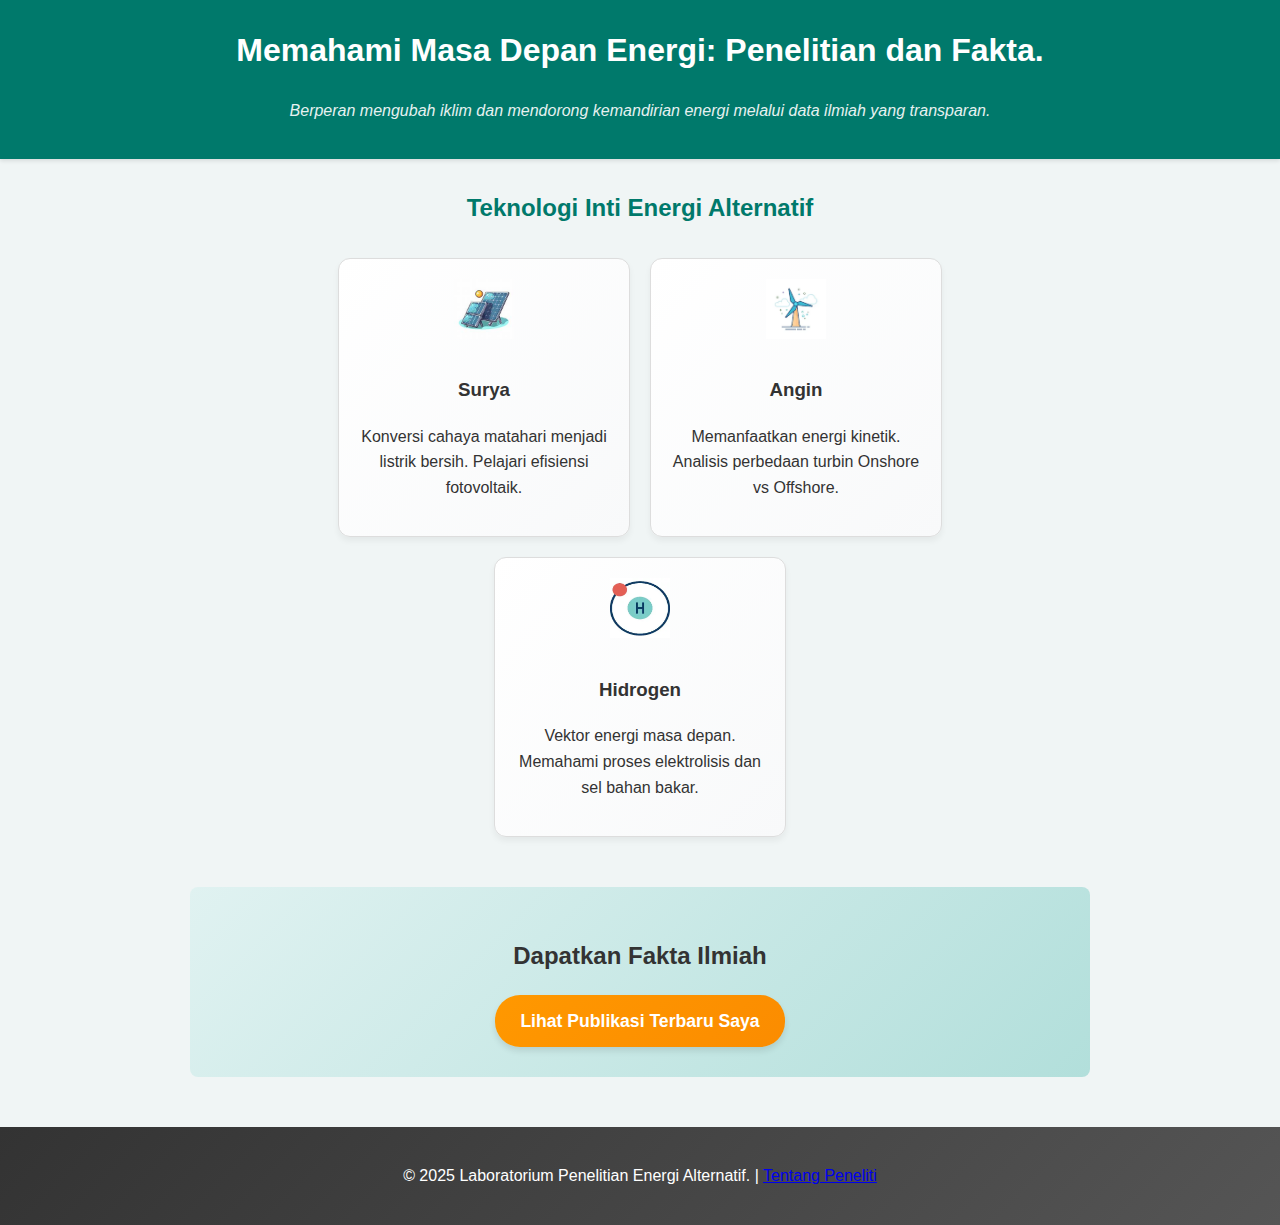
<file: index.html>
<!DOCTYPE html>
<html lang="id">
<head>
    <meta charset="UTF-8">
    <meta name="viewport" content="width=device-width, initial-scale=1.0">
    <title>Penelitian Energi Bersih</title>
    <link rel="stylesheet" href="style.css">
</head>
<body>
    <header>
        <h1>Memahami Masa Depan Energi: Penelitian dan Fakta.</h1>
        <p class="mission">Berperan mengubah iklim dan mendorong kemandirian energi melalui data ilmiah yang transparan.</p>
    </header>

    <main>
        <section class="tech-cards-section">
            <h2>Teknologi Inti Energi Alternatif</h2>
            <div class="card-container">
                
                <a href="detail-surya.html" class="tech-card">
                    <img src="panelsurya.jpg" alt="panel surya">
                    <h3>Surya</h3>
                    <p>Konversi cahaya matahari menjadi listrik bersih. Pelajari efisiensi fotovoltaik.</p>
                </a>
                
                <a href="detail-angin.html" class="tech-card">
                    <img src="turbinangin.webp" alt="Ikon Turbin Angin">
                    <h3>Angin</h3>
                    <p>Memanfaatkan energi kinetik. Analisis perbedaan turbin Onshore vs Offshore.</p>
                </a>
                
                <a href="detail-hidrogen.html" class="tech-card">
                    <img src="hidogren.webp" alt="Ikon Atom Hidrogen">
                    <h3>Hidrogen</h3>
                    <p>Vektor energi masa depan. Memahami proses elektrolisis dan sel bahan bakar.</p>
                </a>

            </div>
        </section>

        <section class="research-cta">
            <h2>Dapatkan Fakta Ilmiah</h2>
            <a href="publikasi.html" class="btn-cta">Lihat Publikasi Terbaru Saya</a>
        </section>
    </main>

    <footer>
        <p>&copy; 2025 Laboratorium Penelitian Energi Alternatif. | <a href="#">Tentang Peneliti</a></p>
    </footer>

    <script src="script.js"></script>
</body>
</html>
</file>
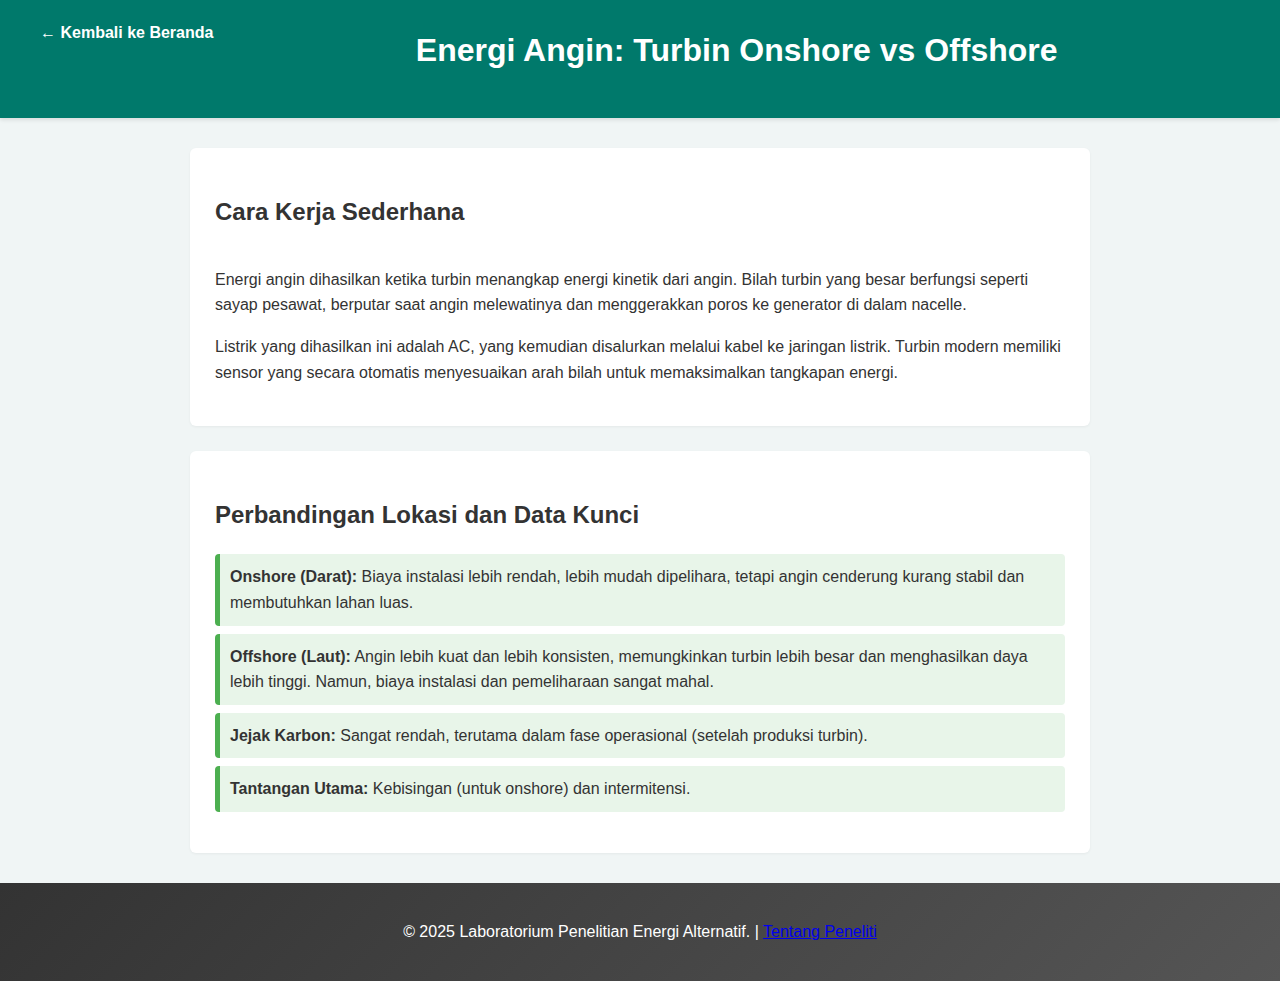
<file: detail-angin.html>
<!DOCTYPE html>
<html lang="id">
<head>
    <meta charset="UTF-8">
    <meta name="viewport" content="width=device-width, initial-scale=1.0">
    <title>Detail: Energi Angin</title>
    <link rel="stylesheet" href="style.css"> 
</head>
<body>
    <header>
        <a href="index.html" class="back-link">← Kembali ke Beranda</a>
        <h1>Energi Angin: Turbin Onshore vs Offshore</h1>
    </header>

    <main>
        <section class="content-section">
            <h2>Cara Kerja Sederhana</h2>
            <div class="flex-container">
                <div class="text-explanation">
                    <p>Energi angin dihasilkan ketika turbin menangkap energi kinetik dari angin. Bilah turbin yang besar berfungsi seperti sayap pesawat, berputar saat angin melewatinya dan menggerakkan poros ke generator di dalam nacelle.</p>
                    <p>Listrik yang dihasilkan ini adalah AC, yang kemudian disalurkan melalui kabel ke jaringan listrik. Turbin modern memiliki sensor yang secara otomatis menyesuaikan arah bilah untuk memaksimalkan tangkapan energi.</p>
                </div>
                                    </div>
            </div>
        </section>

        <section class="data-section">
            <h2>Perbandingan Lokasi dan Data Kunci</h2>
            <ul>
                <li><strong>Onshore (Darat):</strong> Biaya instalasi lebih rendah, lebih mudah dipelihara, tetapi angin cenderung kurang stabil dan membutuhkan lahan luas.</li>
                <li><strong>Offshore (Laut):</strong> Angin lebih kuat dan lebih konsisten, memungkinkan turbin lebih besar dan menghasilkan daya lebih tinggi. Namun, biaya instalasi dan pemeliharaan sangat mahal.</li>
                <li><strong>Jejak Karbon:</strong> Sangat rendah, terutama dalam fase operasional (setelah produksi turbin).</li>
                <li><strong>Tantangan Utama:</strong> Kebisingan (untuk onshore) dan intermitensi.</li>
            </ul>
        </section>
    </main>
    <footer>
        <p>&copy; 2025 Laboratorium Penelitian Energi Alternatif. | <a href="#">Tentang Peneliti</a></p>
    </footer>
</body>
</html>
</file>
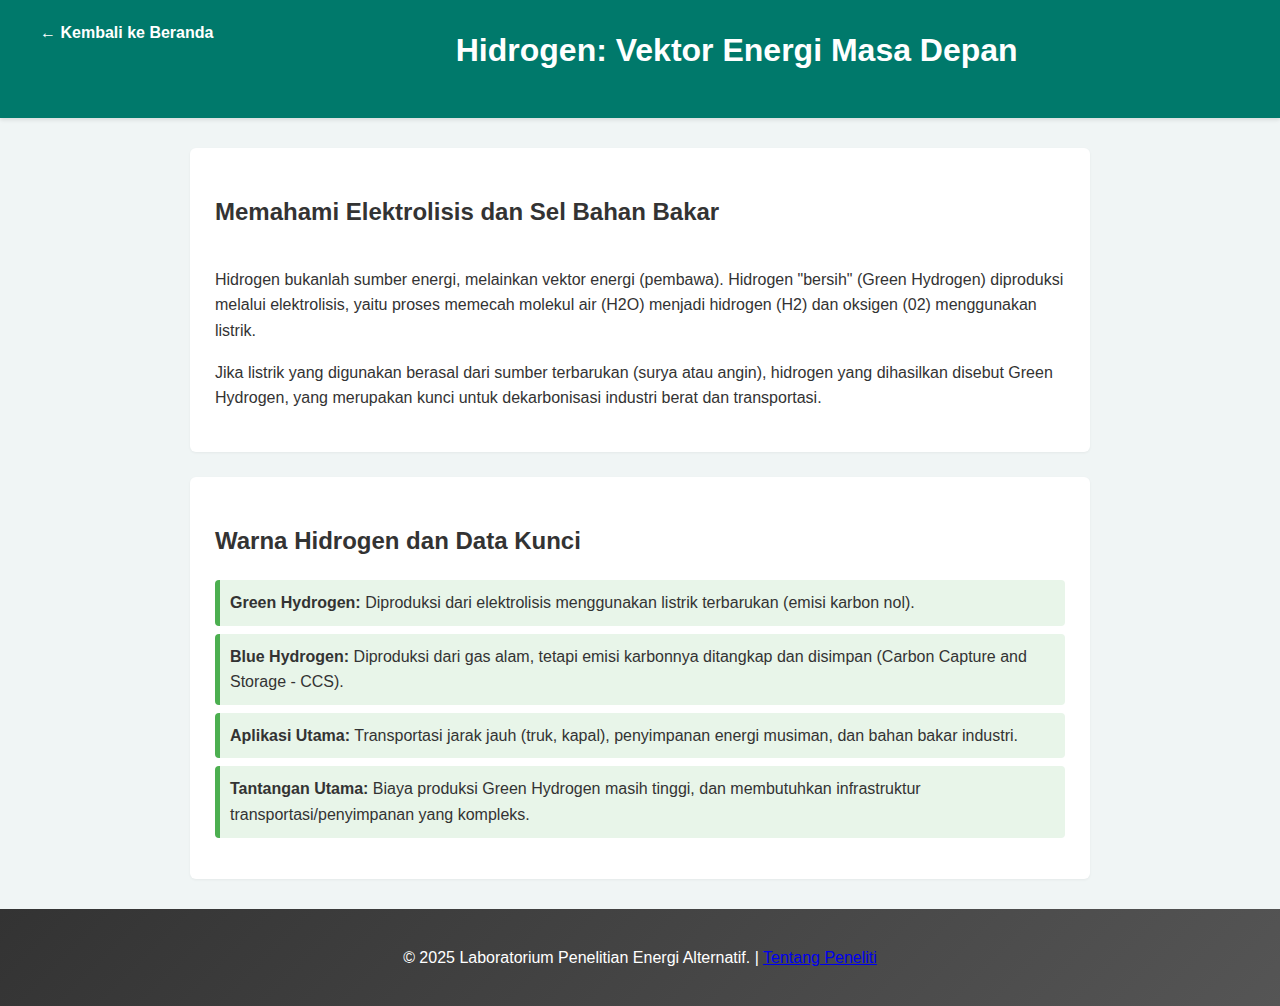
<file: detail-hidrogen.html>
<!DOCTYPE html>
<html lang="id">
<head>
    <meta charset="UTF-8">
    <meta name="viewport" content="width=device-width, initial-scale=1.0">
    <title>Detail: Energi Hidrogen</title>
    <link rel="stylesheet" href="style.css"> 
</head>
<body>
    <header>
        <a href="index.html" class="back-link">← Kembali ke Beranda</a>
        <h1>Hidrogen: Vektor Energi Masa Depan</h1>
    </header>

    <main>
        <section class="content-section">
            <h2>Memahami Elektrolisis dan Sel Bahan Bakar</h2>
            <div class="flex-container">
                <div class="text-explanation">
                    <p>Hidrogen bukanlah sumber energi, melainkan vektor energi (pembawa). Hidrogen "bersih" (Green Hydrogen) diproduksi melalui elektrolisis, yaitu proses memecah molekul air (H2O) menjadi hidrogen (H2) dan oksigen (02) menggunakan listrik.</p>
                    <p>Jika listrik yang digunakan berasal dari sumber terbarukan (surya atau angin), hidrogen yang dihasilkan disebut Green Hydrogen, yang merupakan kunci untuk dekarbonisasi industri berat dan transportasi.</p>
                </div>
                                    </div>
            </div>
        </section>

        <section class="data-section">
            <h2>Warna Hidrogen dan Data Kunci</h2>
            <ul>
                <li><strong>Green Hydrogen:</strong> Diproduksi dari elektrolisis menggunakan listrik terbarukan (emisi karbon nol).</li>
                <li><strong>Blue Hydrogen:</strong> Diproduksi dari gas alam, tetapi emisi karbonnya ditangkap dan disimpan (Carbon Capture and Storage - CCS).</li>
                <li><strong>Aplikasi Utama:</strong> Transportasi jarak jauh (truk, kapal), penyimpanan energi musiman, dan bahan bakar industri.</li>
                <li><strong>Tantangan Utama:</strong> Biaya produksi Green Hydrogen masih tinggi, dan membutuhkan infrastruktur transportasi/penyimpanan yang kompleks.</li>
            </ul>
        </section>
    </main>
    <footer>
        <p>&copy; 2025 Laboratorium Penelitian Energi Alternatif. | <a href="#">Tentang Peneliti</a></p>
    </footer>
</body>
</html>
</file>
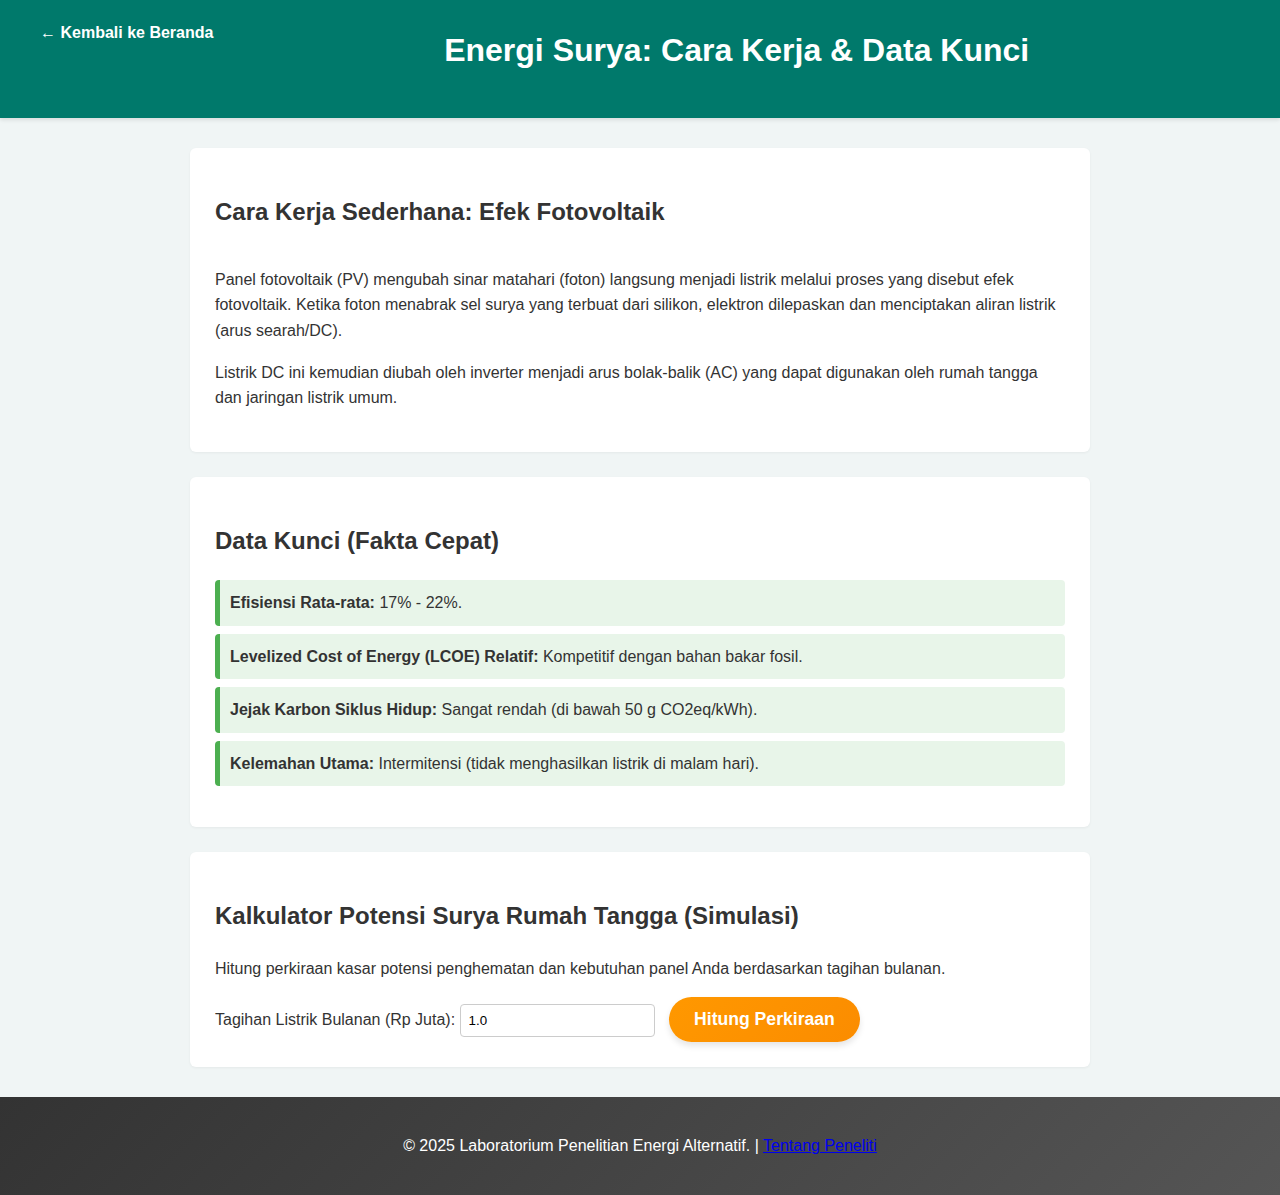
<file: detail-surya.html>
<!DOCTYPE html>
<html lang="id">
<head>
    <meta charset="UTF-8">
    <meta name="viewport" content="width=device-width, initial-scale=1.0">
    <title>Detail: Energi Surya</title>
    <link rel="stylesheet" href="style.css">
</head>
<body>
    <header>
        <a href="index.html" class="back-link">← Kembali ke Beranda</a>
        <h1>Energi Surya: Cara Kerja & Data Kunci</h1>
    </header>

    <main>
        <section class="content-section">
            <h2>Cara Kerja Sederhana: Efek Fotovoltaik</h2>
            <div class="flex-container">
                <div class="text-explanation">
                    <p>Panel fotovoltaik (PV) mengubah sinar matahari (foton) langsung menjadi listrik melalui proses yang disebut efek fotovoltaik. Ketika foton menabrak sel surya yang terbuat dari silikon, elektron dilepaskan dan menciptakan aliran listrik (arus searah/DC).</p>
                    <p>Listrik DC ini kemudian diubah oleh inverter menjadi arus bolak-balik (AC) yang dapat digunakan oleh rumah tangga dan jaringan listrik umum.</p>
                </div>
                                    </div>
            </div>
        </section>

        <section class="data-section">
            <h2>Data Kunci (Fakta Cepat)</h2>
            <ul>
                <li><strong>Efisiensi Rata-rata:</strong> 17% - 22%.</li>
                <li><strong>Levelized Cost of Energy (LCOE) Relatif:</strong> Kompetitif dengan bahan bakar fosil.</li>
                <li><strong>Jejak Karbon Siklus Hidup:</strong> Sangat rendah (di bawah 50 g CO2eq/kWh).</li>
                <li><strong>Kelemahan Utama:</strong> Intermitensi (tidak menghasilkan listrik di malam hari).</li>
            </ul>
        </section>
        
        <section class="calculator-section">
            <h2>Kalkulator Potensi Surya Rumah Tangga (Simulasi)</h2>
            <p>Hitung perkiraan kasar potensi penghematan dan kebutuhan panel Anda berdasarkan tagihan bulanan.</p>
            <form id="solarCalculator">
                <label for="monthlyBill">Tagihan Listrik Bulanan (Rp Juta):</label>
                <input type="number" id="monthlyBill" min="0" value="1.0" step="0.1" required>
                <button type="submit" class="btn-cta">Hitung Perkiraan</button>
            </form>
            <div id="resultOutput" class="result-box hidden">
                <p id="panelEstimate">Perkiraan akan muncul di sini.</p>
                <p class="disclaimer">* Perkiraan ini adalah simulasi sederhana. Konsultasi teknis dan survei lokasi diperlukan untuk hasil yang akurat.</p>
            </div>
        </section>
    </main>

    <footer>
        <p>&copy; 2025 Laboratorium Penelitian Energi Alternatif. | <a href="#">Tentang Peneliti</a></p>
    </footer>

    <script src="script.js"></script> 
</body>
</html>
</file>
<file: style.css>
body {
    font-family: Arial, sans-serif;
    background-color: #f0f5f5; /* Latar belakang sangat terang */
    color: #333;
    margin: 0;
    line-height: 1.6;
}

header {
    background-color: #00796b; /* Hijau Teal */
    color: white;
    padding: 20px;
    text-align: center;
    box-shadow: 0 2px 4px rgba(0, 0, 0, 0.1);
}

header h1 {
    margin-top: 5px;
    font-size: 2em;
}

.mission {
    font-style: italic;
    opacity: 0.9;
}

main {
    max-width: 900px;
    margin: 30px auto;
    padding: 0 20px;
}

/* --- Tampilan Kartu Teknologi (index.html) --- */
.tech-cards-section h2 {
    text-align: center;
    color: #00796b;
    margin-bottom: 30px;
}

.card-container {
    display: flex;
    gap: 20px;
    justify-content: center;
    flex-wrap: wrap;
}

.tech-card {
    background: linear-gradient(135deg, #ffffff 0%, #f8f9fa 100%);
    border: 1px solid #ddd;
    border-radius: 12px;
    padding: 20px;
    width: 250px;
    text-align: center;
    text-decoration: none;
    color: #333;
    box-shadow: 0 4px 6px rgba(0, 0, 0, 0.05);
    transition: all 0.3s ease;
    animation: fadeInUp 0.8s ease-out;
    animation-fill-mode: both;
}

.tech-card:nth-child(1) { animation-delay: 0.1s; }
.tech-card:nth-child(2) { animation-delay: 0.2s; }
.tech-card:nth-child(3) { animation-delay: 0.3s; }

.tech-card:hover {
    transform: translateY(-8px) scale(1.02);
    box-shadow: 0 8px 15px rgba(0, 0, 0, 0.15);
}

.tech-card img {
    width: 60px;
    height: 60px;
    margin-bottom: 10px;
}

/* --- CTA Section --- */
.research-cta {
    text-align: center;
    margin: 50px 0;
    padding: 30px;
    background: linear-gradient(135deg, #e0f2f1 0%, #b2dfdb 100%);
    border-radius: 8px;
    animation: fadeInUp 1s ease-out;
    animation-delay: 0.4s;
    animation-fill-mode: both;
}

.btn-cta {
    background: linear-gradient(135deg, #ff9800 0%, #fb8c00 100%);
    color: white;
    padding: 12px 25px;
    border: none;
    border-radius: 25px;
    text-decoration: none;
    font-size: 1.1em;
    font-weight: bold;
    display: inline-block;
    transition: all 0.3s ease;
    box-shadow: 0 4px 6px rgba(0, 0, 0, 0.1);
}

.btn-cta:hover {
    background: linear-gradient(135deg, #f57c00 0%, #ef6c00 100%);
    transform: translateY(-2px);
    box-shadow: 0 6px 10px rgba(0, 0, 0, 0.15);
}

/* --- Halaman Detail --- */
.back-link {
    float: left;
    color: white;
    text-decoration: none;
    font-weight: bold;
    margin-left: 20px;
}

.content-section, .data-section, .calculator-section {
    background-color: white;
    padding: 25px;
    margin-bottom: 25px;
    border-radius: 6px;
    box-shadow: 0 1px 3px rgba(0, 0, 0, 0.05);
}

.flex-container {
    display: flex;
    gap: 20px;
    align-items: center;
}

.text-explanation {
    flex: 2;
}

.image-placeholder {
    flex: 1;
    min-height: 150px;
    background-color: #eee;
    display: flex;
    justify-content: center;
    align-items: center;
    border: 1px solid #ccc;
    border-radius: 4px;
    /* Placeholder untuk diagram */
}

.data-section ul {
    list-style-type: none;
    padding: 0;
}

.data-section li {
    background-color: #e8f5e9;
    margin-bottom: 8px;
    padding: 10px;
    border-left: 5px solid #4caf50;
    border-radius: 4px;
}

.calculator-section input {
    padding: 8px;
    margin-right: 10px;
    border: 1px solid #ccc;
    border-radius: 4px;
}

.result-box {
    margin-top: 15px;
    padding: 15px;
    background-color: #fffde7;
    border: 1px solid #ffeb3b;
    border-radius: 4px;
}

.disclaimer {
    font-size: 0.8em;
    color: #777;
    margin-top: 10px;
}

.hidden {
    display: none;
}

footer {
    text-align: center;
    padding: 20px;
    background: linear-gradient(135deg, #333 0%, #555 100%);
    color: white;
    animation: fadeInUp 1s ease-out;
    animation-delay: 0.6s;
    animation-fill-mode: both;
}

/* Keyframe animations */
@keyframes fadeIn {
    from { opacity: 0; }
    to { opacity: 1; }
}

@keyframes fadeInUp {
    from {
        opacity: 0;
        transform: translateY(30px);
    }
    to {
        opacity: 1;
        transform: translateY(0);
    }
}
</file>
